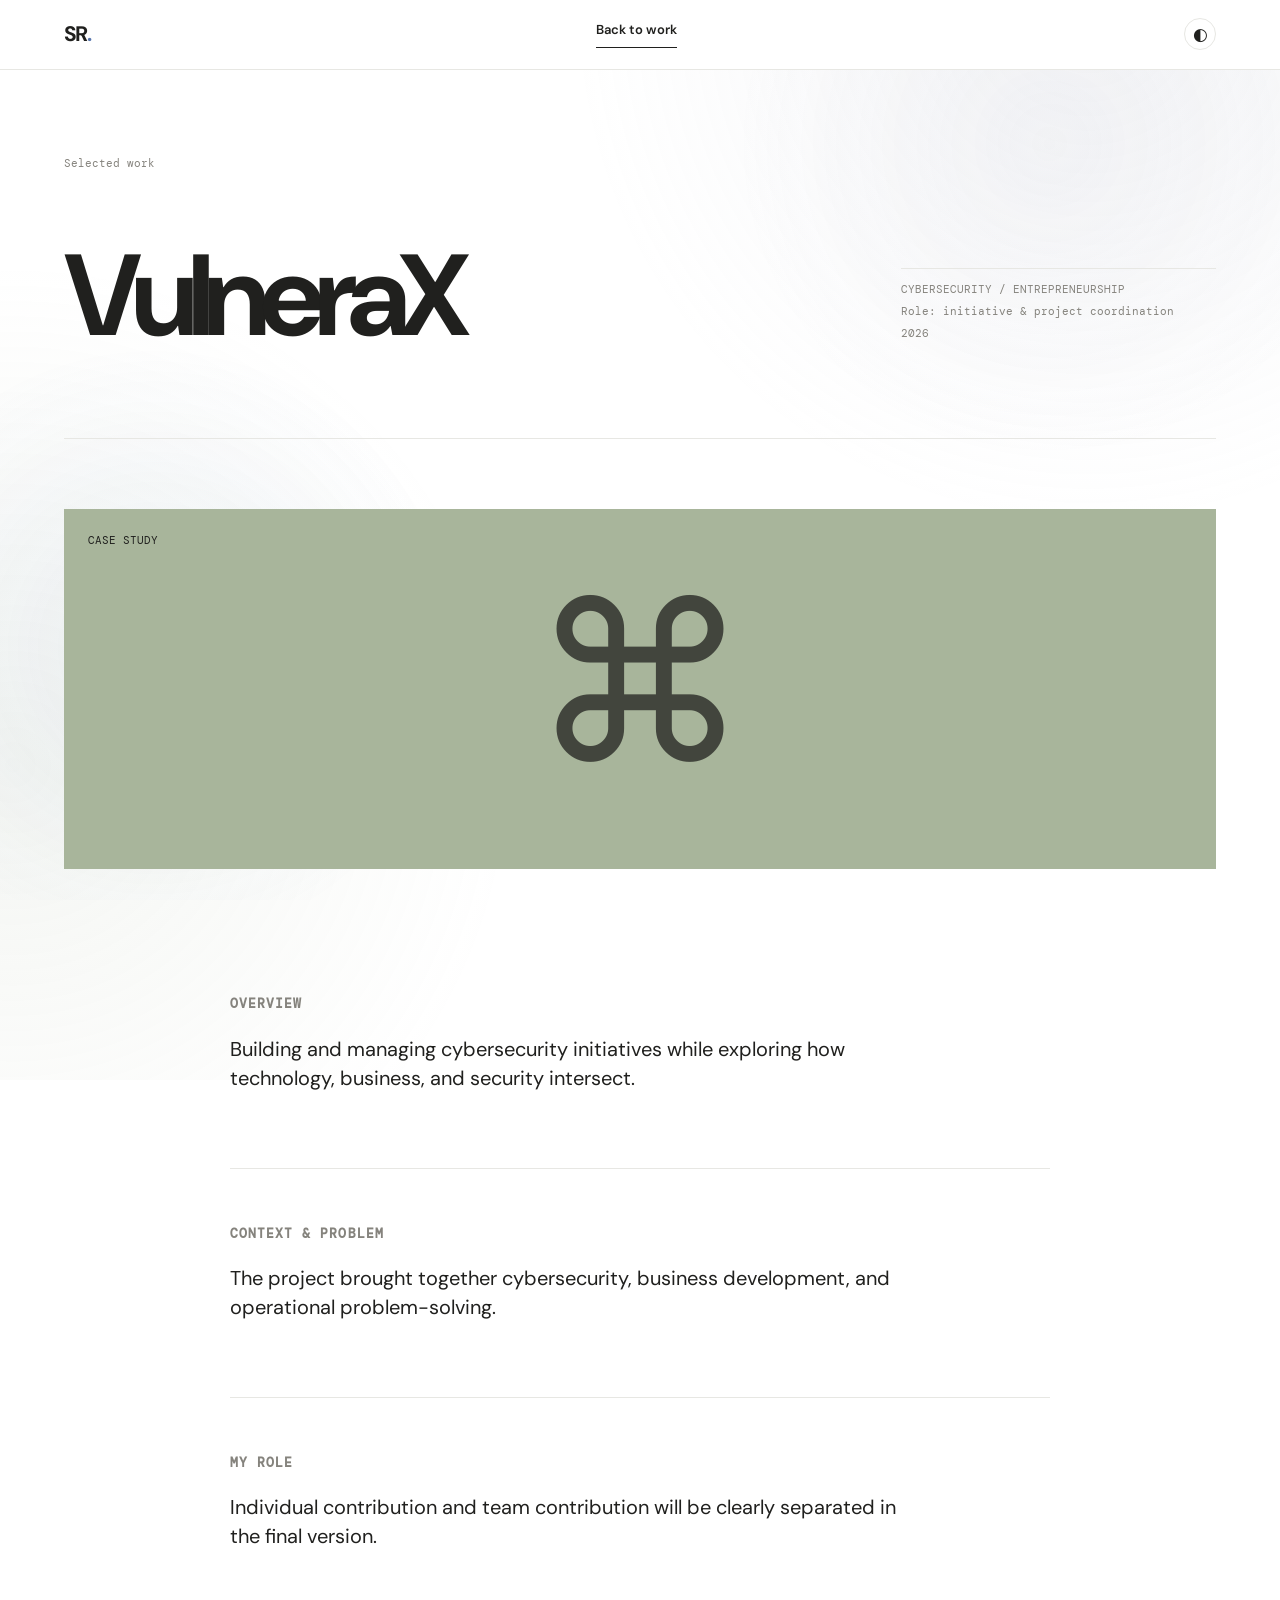
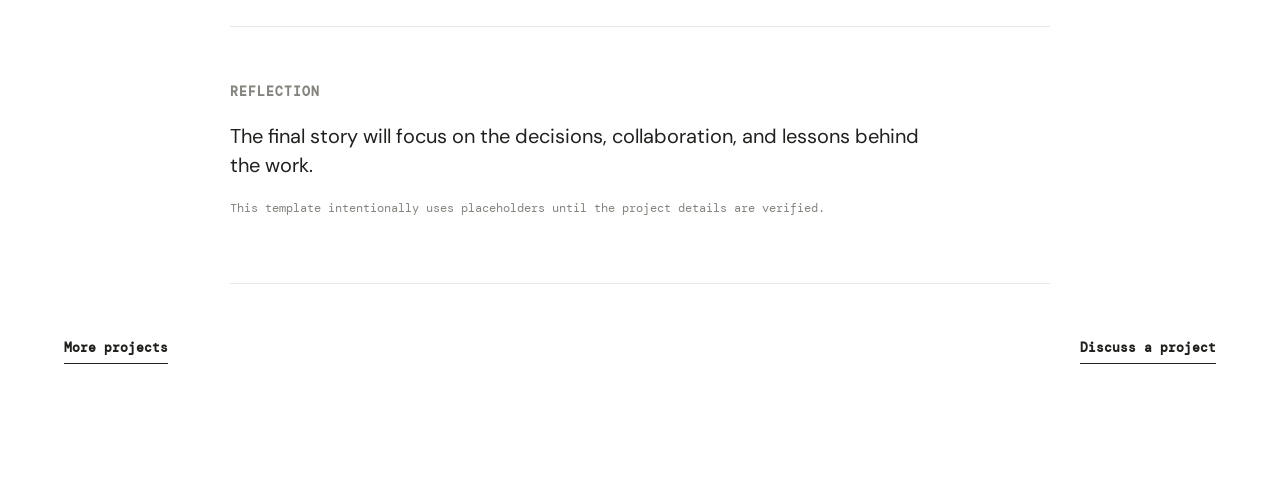
<file: case-study.html>
<!doctype html>
<html lang="en">
  <head>
    <meta charset="UTF-8" />
    <meta name="viewport" content="width=device-width, initial-scale=1" />
    <meta name="description" content="A project case study by Syarif Rahman." />
    <title>Case study — Syarif Rahman</title>
    <link rel="preconnect" href="https://fonts.googleapis.com" />
    <link rel="preconnect" href="https://fonts.gstatic.com" crossorigin />
    <link href="https://fonts.googleapis.com/css2?family=DM+Mono:wght@400;500&family=DM+Sans:wght@400;500;600;700&family=Newsreader:opsz,wght@6..72,400;6..72,500&display=swap" rel="stylesheet" />
    <link rel="stylesheet" href="styles.css" />
    <style>
      .case-study{padding-top:150px;padding-bottom:120px}.case-back{font:11px var(--mono);color:var(--muted)}.case-hero{display:grid;grid-template-columns:1fr .45fr;gap:12%;align-items:end;padding:70px 0 90px;border-bottom:1px solid var(--line)}.case-hero h1{font-size:clamp(54px,9vw,120px);line-height:.9;letter-spacing:-.08em;margin:0}.case-hero h1 em{font-family:var(--serif);font-weight:400}.case-meta{font:11px var(--mono);color:var(--muted);border-top:1px solid var(--line);padding-top:13px}.case-meta span{display:block;margin-bottom:8px}.case-cover{min-height:360px;margin:70px 0;background:var(--sage);display:grid;place-items:center;position:relative}.case-cover-symbol{font:clamp(100px,18vw,220px) var(--serif);opacity:.75}.case-cover-label{position:absolute;top:24px;left:24px;font:11px var(--mono)}.case-content{max-width:820px;margin:0 auto}.case-content section{padding:55px 0;border-bottom:1px solid var(--line)}.case-content h2{font-size:13px;text-transform:uppercase;letter-spacing:.08em;font-family:var(--mono);color:var(--muted);margin:0 0 18px}.case-content p{font-size:20px;line-height:1.45;max-width:700px}.case-note{font:12px var(--mono)!important;color:var(--muted)}.case-footer{display:flex;justify-content:space-between;margin-top:55px;font:12px var(--mono)}@media(max-width:700px){.case-study{padding-top:115px}.case-hero{display:block;padding:55px 0 65px}.case-hero h1{font-size:60px;margin-bottom:50px}.case-cover{min-height:260px;margin:45px 0}.case-content p{font-size:18px}.case-footer{gap:20px;flex-wrap:wrap}}
    </style>
  </head>
  <body>
    <header class="site-header"><a class="brand" href="index.html">SR<span class="brand-dot">.</span></a><a class="text-link" href="index.html#work">Back to work</a><button class="theme-toggle" type="button" aria-label="Toggle dark mode" aria-pressed="false"><span>◐</span></button></header>
    <main class="case-study section-shell">
      <a class="case-back" href="index.html#work">Selected work</a>
      <section class="case-hero"><h1 data-title>Case<br /><em>study.</em></h1><div class="case-meta"><span data-category>PROJECT / EXPLORATION</span><span data-role>Role: to be documented</span><span data-year>Year: —</span></div></section>
      <div class="case-cover" data-cover><span class="case-cover-symbol" data-symbol>✳</span><span class="case-cover-label" data-label>CASE STUDY</span></div>
      <div class="case-content">
        <section><h2>Overview</h2><p data-summary>This case study is a work in progress. Project context, contribution, process, and outcomes will be added from verified source material.</p></section>
        <section><h2>Context & problem</h2><p data-context>Details will be documented here without inventing confidential information, metrics, or results.</p></section>
        <section><h2>My role</h2><p data-role-copy>Individual contribution and team contribution will be clearly separated in the final version.</p></section>
        <section><h2>Reflection</h2><p data-reflection>What I learned and what I would do next will be added as the project story develops.</p><p class="case-note">This template intentionally uses placeholders until the project details are verified.</p></section>
      </div>
      <div class="case-footer"><a class="text-link" href="index.html#work">More projects</a><a class="text-link" href="mailto:hello@syarifrahman.com">Discuss a project</a></div>
    </main>
    <script>
      const projects={vulnerax:{title:"VulneraX",category:"CYBERSECURITY / ENTREPRENEURSHIP",role:"Role: initiative & project coordination",symbol:"⌘",color:"#a8b59b",summary:"Building and managing cybersecurity initiatives while exploring how technology, business, and security intersect.",context:"The project brought together cybersecurity, business development, and operational problem-solving.",reflection:"The final story will focus on the decisions, collaboration, and lessons behind the work."},"revenue-dashboard":{title:"Revenue Splitting Dashboard",category:"DIGITAL PRODUCT / SYSTEM DESIGN",role:"Role: process analysis & system design",symbol:"✦",color:"#b5b9c8",summary:"Designing a dashboard to simplify tariff simulation and automate revenue allocation in the enterprise pre-sales process.",context:"The work explored how a clearer system could support a complex pre-sales decision process.",reflection:"The final story will document the design choices and practical outcomes."},coconut:{title:"COCONUT Computer Club",category:"LEADERSHIP / COMMUNITY / EDUCATION",role:"Role: community leadership & event planning",symbol:"◎",color:"#d7b99a",summary:"Exploring how communities can create meaningful learning experiences through technology and collaboration.",context:"The club created space for technology education, member engagement, and collaborative initiatives.",reflection:"The final story will capture the people, experiments, and lessons that shaped the community."}};const key=new URLSearchParams(location.search).get("project")||"vulnerax";const project=projects[key]||projects.vulnerax;document.title=project.title+" — Case study";document.querySelector("[data-title]").innerHTML=project.title.replace(" ","<br /><em>");document.querySelector("[data-category]").textContent=project.category;document.querySelector("[data-role]").textContent=project.role;document.querySelector("[data-summary]").textContent=project.summary;document.querySelector("[data-context]").textContent=project.context;document.querySelector("[data-reflection]").textContent=project.reflection;document.querySelector("[data-symbol]").textContent=project.symbol;document.querySelector("[data-cover]").style.background=project.color;
    </script><script src="script.js"></script>
  </body>
</html>
</file>
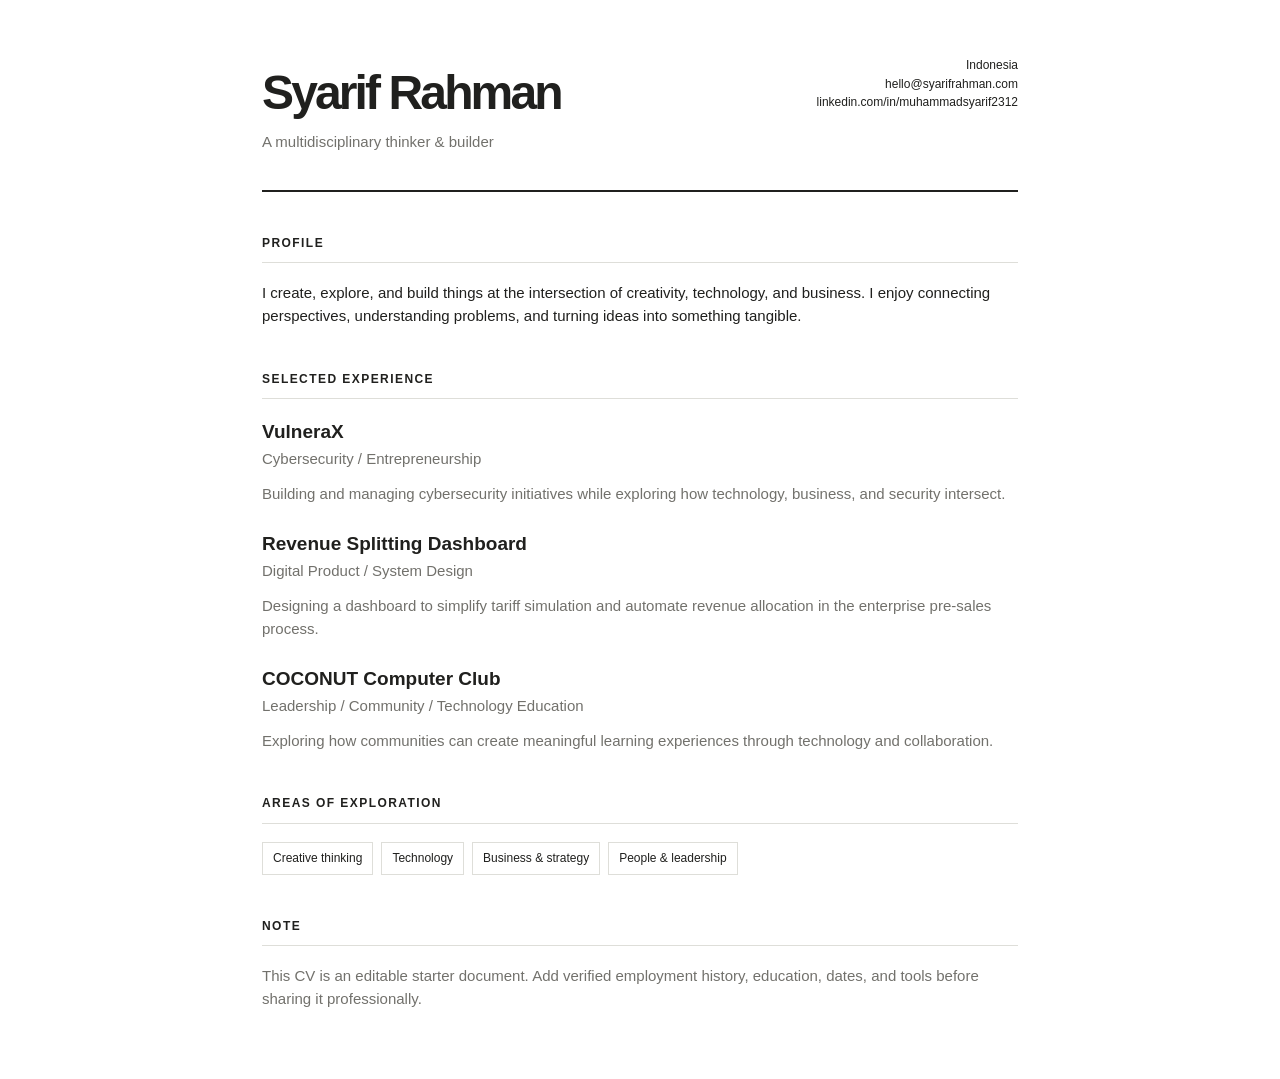
<file: cv.html>
<!doctype html>
<html lang="en">
  <head>
    <meta charset="UTF-8" />
    <meta name="viewport" content="width=device-width, initial-scale=1" />
    <title>Syarif Rahman — CV</title>
    <style>
      :root{--ink:#20201e;--muted:#72716c;--line:#deded9}*{box-sizing:border-box}body{max-width:820px;margin:0 auto;padding:56px 32px;color:var(--ink);font:15px/1.55 Arial,sans-serif}header{display:flex;justify-content:space-between;border-bottom:2px solid var(--ink);padding-bottom:24px}h1{font-size:48px;letter-spacing:-.06em;margin:0}h2{font-size:12px;letter-spacing:.12em;text-transform:uppercase;border-bottom:1px solid var(--line);padding-bottom:10px;margin:42px 0 18px}p{margin:0 0 12px}.muted{color:var(--muted)}.contact{text-align:right;font-size:12px}.item{margin-bottom:24px}.item h3{margin:0;font-size:19px}.item p{color:var(--muted)}.tags{display:flex;flex-wrap:wrap;gap:8px}.tag{border:1px solid var(--line);padding:6px 10px;font-size:12px}@media print{body{padding:0}a{color:inherit;text-decoration:none}}
    </style>
  </head>
  <body>
    <header><div><h1>Syarif Rahman</h1><p class="muted">A multidisciplinary thinker & builder</p></div><div class="contact">Indonesia<br />hello@syarifrahman.com<br />linkedin.com/in/muhammadsyarif2312</div></header>
    <h2>Profile</h2><p>I create, explore, and build things at the intersection of creativity, technology, and business. I enjoy connecting perspectives, understanding problems, and turning ideas into something tangible.</p>
    <h2>Selected experience</h2><div class="item"><h3>VulneraX</h3><p>Cybersecurity / Entrepreneurship</p><p>Building and managing cybersecurity initiatives while exploring how technology, business, and security intersect.</p></div><div class="item"><h3>Revenue Splitting Dashboard</h3><p>Digital Product / System Design</p><p>Designing a dashboard to simplify tariff simulation and automate revenue allocation in the enterprise pre-sales process.</p></div><div class="item"><h3>COCONUT Computer Club</h3><p>Leadership / Community / Technology Education</p><p>Exploring how communities can create meaningful learning experiences through technology and collaboration.</p></div>
    <h2>Areas of exploration</h2><div class="tags"><span class="tag">Creative thinking</span><span class="tag">Technology</span><span class="tag">Business & strategy</span><span class="tag">People & leadership</span></div>
    <h2>Note</h2><p class="muted">This CV is an editable starter document. Add verified employment history, education, dates, and tools before sharing it professionally.</p>
  </body>
</html>
</file>
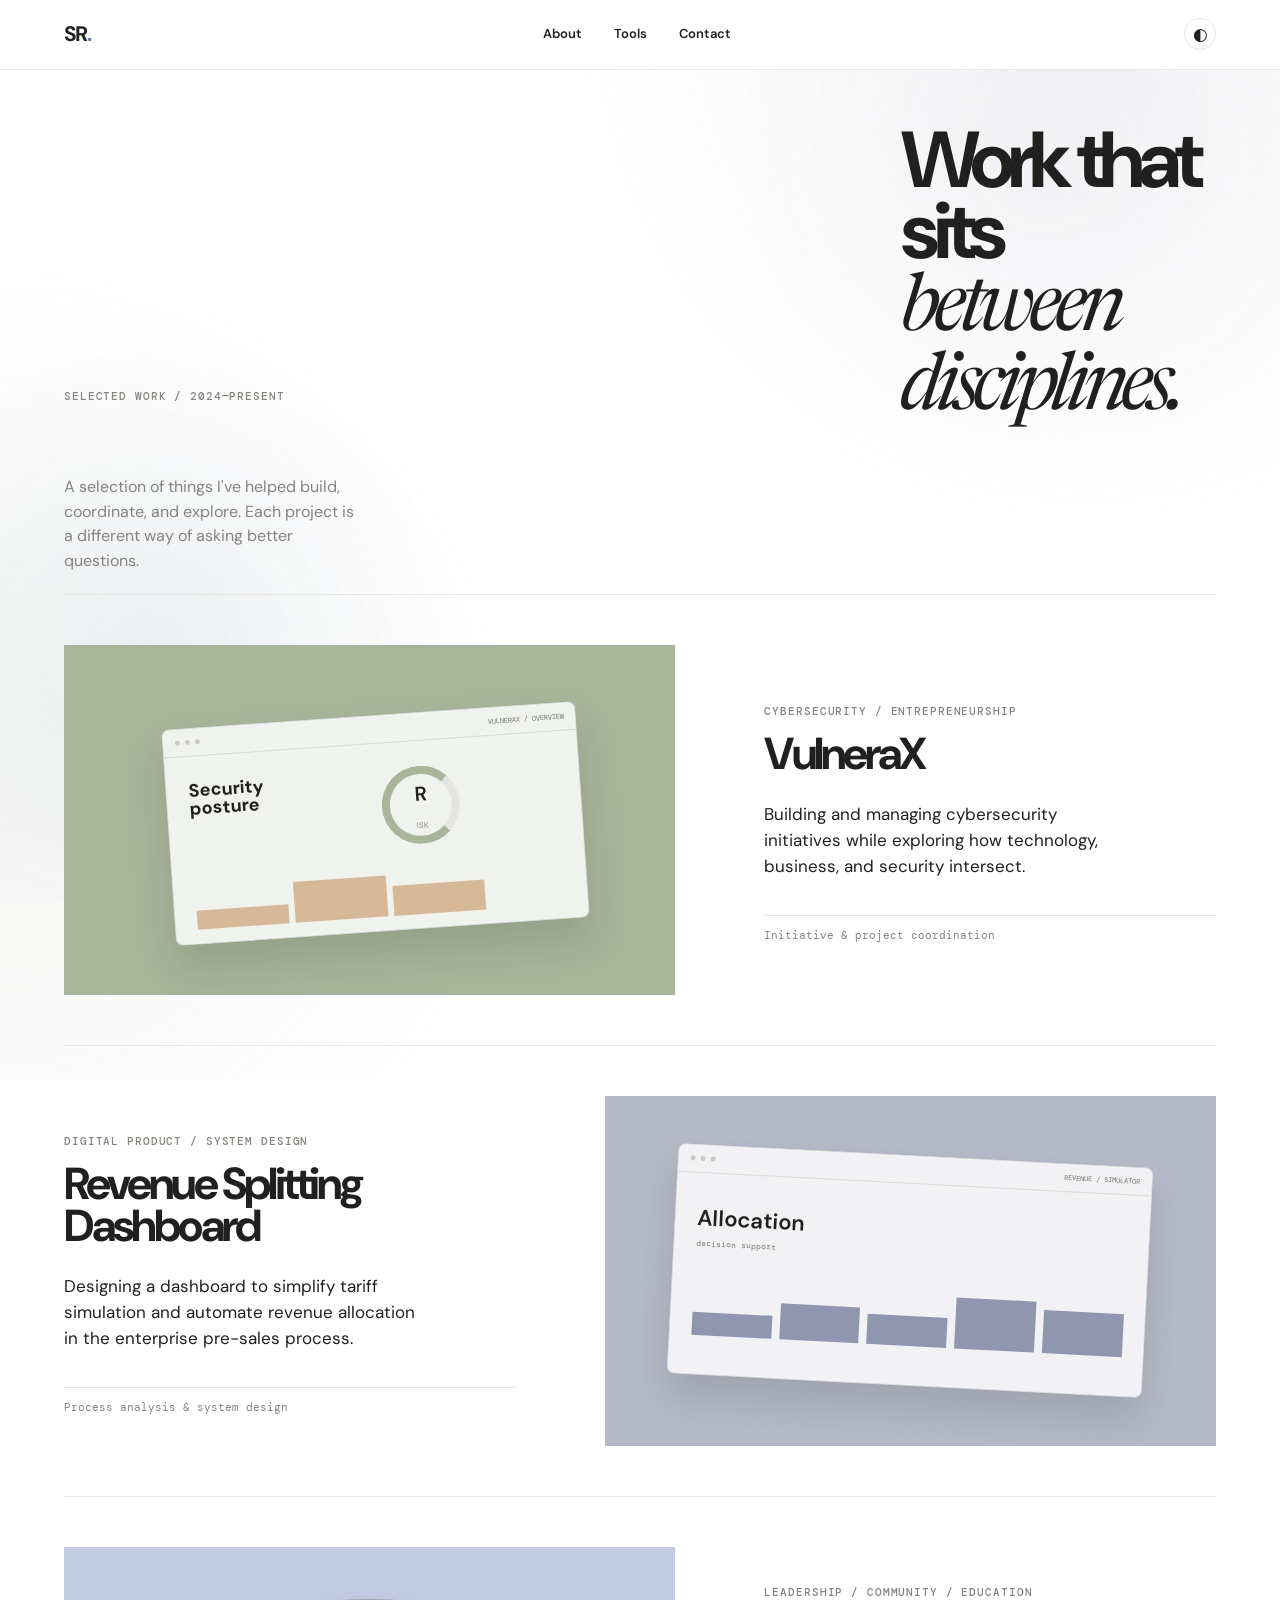
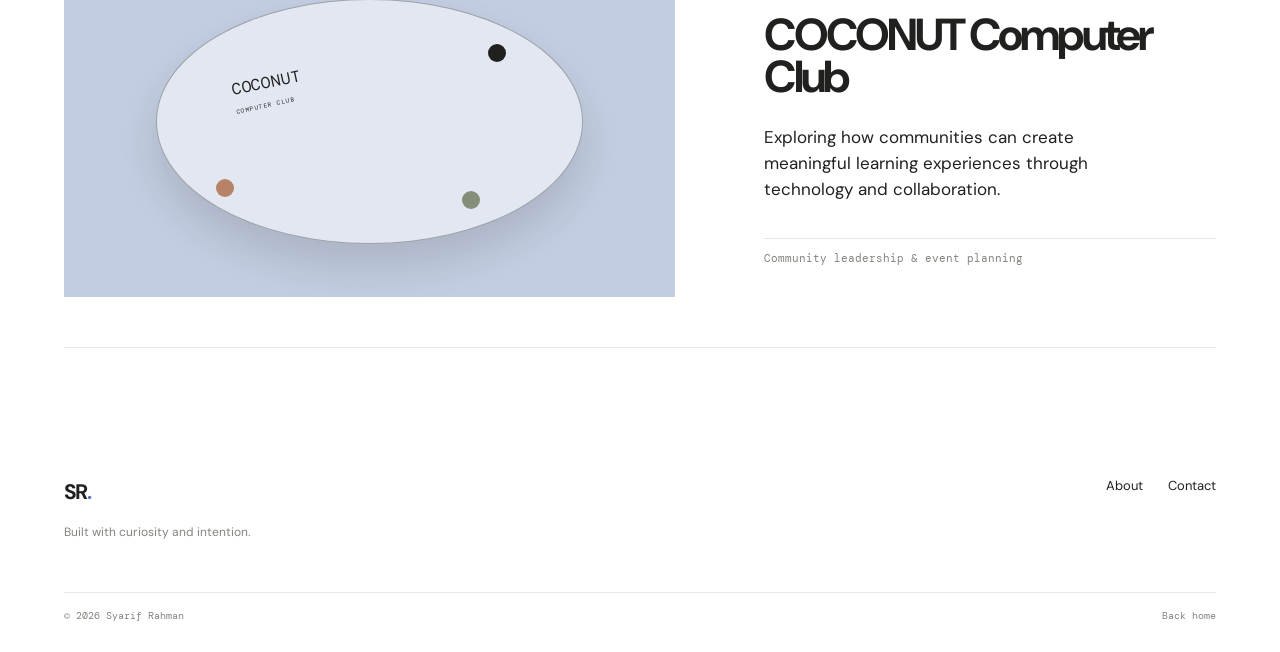
<file: work.html>
<!doctype html>
<html lang="en">
  <head>
    <meta charset="UTF-8" />
    <meta name="viewport" content="width=device-width, initial-scale=1" />
    <meta name="description" content="Selected work by Syarif Rahman across cybersecurity, digital products, and communities." />
    <title>Selected work — Syarif Rahman</title>
    <link rel="preconnect" href="https://fonts.googleapis.com" />
    <link rel="preconnect" href="https://fonts.gstatic.com" crossorigin />
    <link href="https://fonts.googleapis.com/css2?family=DM+Mono:wght@400;500&family=DM+Sans:wght@400;500;600;700&family=Newsreader:opsz,wght@6..72,400;6..72,500&display=swap" rel="stylesheet" />
    <link rel="stylesheet" href="styles.css" />
  </head>
  <body>
    <header class="site-header"><a class="brand" href="index.html">SR<span class="brand-dot">.</span></a><nav class="site-nav"><a href="index.html#about">About</a><a href="index.html#tools">Tools</a><a href="index.html#contact">Contact</a></nav><button class="theme-toggle" type="button" aria-label="Toggle dark mode" aria-pressed="false"><span>◐</span></button></header>
    <main class="work-page section-shell">
      <div class="work-heading"><p class="eyebrow">Selected work / 2024—present</p><h1>Work that sits<br /><em>between disciplines.</em></h1><p class="work-intro">A selection of things I've helped build, coordinate, and explore. Each project is a different way of asking better questions.</p></div>
      <div class="work-list">
        <a class="work-item" href="case-study.html?project=vulnerax"><div class="work-visual art-sage"><span class="mockup mockup-security"><span class="mockup-top"><i></i><i></i><i></i><b>VULNERAX / OVERVIEW</b></span><span class="mockup-body"><strong>Security<br />posture</strong><span class="mockup-ring">R<small>ISK</small></span><span class="mockup-bars"><i></i><i></i><i></i></span></span></span></div><div class="work-info"><span class="eyebrow">Cybersecurity / Entrepreneurship</span><h2>VulneraX</h2><p>Building and managing cybersecurity initiatives while exploring how technology, business, and security intersect.</p><span class="work-role">Initiative & project coordination</span></div></a>
        <a class="work-item reverse" href="case-study.html?project=revenue-dashboard"><div class="work-visual art-lavender"><span class="mockup mockup-dashboard"><span class="mockup-top"><i></i><i></i><i></i><b>REVENUE / SIMULATOR</b></span><span class="dashboard-total">Allocation <small>decision support</small></span><span class="dashboard-chart"><i></i><i></i><i></i><i></i><i></i></span></span></div><div class="work-info"><span class="eyebrow">Digital product / System design</span><h2>Revenue Splitting Dashboard</h2><p>Designing a dashboard to simplify tariff simulation and automate revenue allocation in the enterprise pre-sales process.</p><span class="work-role">Process analysis & system design</span></div></a>
        <a class="work-item" href="case-study.html?project=coconut"><div class="work-visual art-sand"><span class="mockup mockup-community"><span class="community-orbit">COCONUT<br /><small>COMPUTER CLUB</small></span><span class="community-dot dot-a"></span><span class="community-dot dot-b"></span><span class="community-dot dot-c"></span></span></div><div class="work-info"><span class="eyebrow">Leadership / Community / Education</span><h2>COCONUT Computer Club</h2><p>Exploring how communities can create meaningful learning experiences through technology and collaboration.</p><span class="work-role">Community leadership & event planning</span></div></a>
      </div>
    </main>
    <footer class="site-footer section-shell"><div><a class="brand" href="index.html">SR<span class="brand-dot">.</span></a><p>Built with curiosity and intention.</p></div><div class="footer-links"><a href="index.html#about">About</a><a href="index.html#contact">Contact</a></div><div class="footer-bottom"><span>© <span data-year></span> Syarif Rahman</span><a href="index.html">Back home</a></div></footer>
    <script src="script.js"></script><script>document.querySelector("[data-year]").textContent=new Date().getFullYear()</script>
  </body>
</html>
</file>
<file: styles.css>
:root{--ivory:#ffffff;--ink:#20201e;--muted:#85837d;--line:#e7e7e3;--sage:#a8b59b;--sand:#b8c5df;--blue:#5876ad;--heading-accent:#5876ad;--lavender:#b5b9c8;--header-bg:rgba(255,255,255,.78);--serif:"Newsreader",Georgia,serif;--sans:"DM Sans",Arial,sans-serif;--mono:"DM Mono",monospace;--ease:cubic-bezier(.22,1,.36,1)}
:root[data-theme=dark]{--ivory:#17191d;--ink:#f4f3ee;--muted:#aaaeb8;--line:#373b45;--sage:#73816e;--sand:#8fa7d3;--blue:#9ab5ed;--heading-accent:#9ab5ed;--lavender:#7d8295;--header-bg:rgba(23,25,29,.78)}
*{box-sizing:border-box}html{scroll-behavior:smooth}body{margin:0;background:var(--ivory);color:var(--ink);font-family:var(--sans);font-size:16px;line-height:1.55}a{color:inherit;text-decoration:none}button{font:inherit;color:inherit}.section-shell{max-width:1280px;margin:0 auto;padding-left:clamp(24px,5vw,72px);padding-right:clamp(24px,5vw,72px)}.site-header{position:fixed;z-index:10;top:0;left:0;right:0;display:flex;align-items:center;justify-content:space-between;padding:25px clamp(24px,5vw,72px);transition:background .3s,box-shadow .3s}.site-header.scrolled{background:rgba(247,246,242,.9);box-shadow:0 1px 0 var(--line);backdrop-filter:blur(12px)}.brand{font-size:21px;font-weight:700;letter-spacing:-.08em}.brand-dot{color:#bc7e61}.site-nav{display:flex;gap:32px;font-size:13px;font-weight:600}.site-nav a,.footer-links a{position:relative}.site-nav a span{display:inline-block;font-size:11px;opacity:0;transform:translate(-3px,3px);transition:.25s}.site-nav a:hover span,.site-nav a:focus-visible span{opacity:1;transform:none}.menu-toggle{display:none;border:0;background:none;cursor:pointer}.hero{position:relative;min-height:100vh;padding-top:155px;padding-bottom:38px;display:flex;flex-direction:column;justify-content:space-between;overflow:hidden}.eyebrow{font:500 11px var(--mono);letter-spacing:.08em;text-transform:uppercase;color:var(--muted);margin:0 0 24px}.eyebrow-dot{display:inline-block;width:7px;height:7px;background:var(--sage);border-radius:50%;margin-right:9px}.hero-grid{display:grid;grid-template-columns:1.35fr .65fr;gap:8vw;align-items:end}.hero-title{font-size:clamp(52px,8.2vw,119px);line-height:.96;letter-spacing:-.07em;margin:0;font-weight:600;max-width:950px}.hero-title em,.section-intro h2 em,.contact-section h2 em{font-family:var(--serif);font-weight:400;letter-spacing:-.05em}.hero-mark{color:#b78268;font-size:.44em;vertical-align:top;display:inline-block;margin-left:12px;transform:rotate(15deg)}.hero-aside{max-width:290px;padding-bottom:12px}.hero-aside p{font-size:17px;line-height:1.45;margin:0 0 31px}.hero-meta{border-top:1px solid var(--line);padding-top:12px;display:flex;flex-direction:column;gap:3px;color:var(--muted);font:11px var(--mono);margin-bottom:34px}.text-link{display:inline-flex;gap:15px;align-items:center;font-size:13px;font-weight:600;border-bottom:1px solid var(--ink);padding-bottom:7px}.text-link span,.contact-link span{transition:transform .25s}.text-link:hover span,.contact-link:hover span{transform:translate(4px,-4px)}.hero-footer{font:10px var(--mono);color:var(--muted);display:flex;align-items:center;gap:16px}.scroll-line{width:90px;height:1px;background:var(--line)}.floating-symbol{position:absolute;font-family:var(--serif);font-size:42px;color:var(--sage);animation:float 5s ease-in-out infinite}.symbol-one{top:26%;right:10%}.symbol-two{bottom:20%;left:5%;color:var(--sand);animation-delay:-2s}@keyframes float{50%{transform:translateY(-10px) rotate(8deg)}}.section-block{padding-top:150px;padding-bottom:150px}.section-intro{display:flex;justify-content:space-between;align-items:flex-start;margin-bottom:68px}.section-intro h2{font-size:clamp(40px,6.2vw,80px);line-height:.98;letter-spacing:-.065em;margin:0;max-width:760px}.section-intro h2 span{color:var(--muted)}.project-feature{display:grid;grid-template-columns:1.28fr .72fr;gap:clamp(26px,5vw,72px);align-items:end}.project-art{position:relative;min-height:470px;overflow:hidden;transition:transform .5s}.project:hover .project-art{transform:scale(.985)}.art-sage{background:var(--sage)}.art-lavender{background:var(--lavender)}.art-sand{background:var(--sand)}.art-symbol{position:absolute;inset:50% auto auto 50%;transform:translate(-50%,-50%);font:clamp(90px,15vw,190px) var(--serif);color:rgba(32,32,30,.8);transition:transform .5s}.project:hover .art-symbol{transform:translate(-50%,-50%) rotate(9deg) scale(1.06)}.art-caption,.art-number{position:absolute;font:11px var(--mono);letter-spacing:.05em}.art-caption{top:22px;left:24px}.art-number{right:24px;bottom:22px}.project-copy{display:grid;gap:32px}.project-index{font:11px var(--mono);color:var(--muted);margin:0 0 15px;text-transform:uppercase}.project h3{font-size:clamp(28px,3vw,46px);letter-spacing:-.05em;line-height:1;margin:0}.project-copy p:not(.project-index){font-size:16px;max-width:310px;margin:0}.project-meta{border-top:1px solid var(--line);margin-top:24px;padding-top:12px;display:flex;justify-content:space-between;gap:12px;font:10px var(--mono);color:var(--muted)}.project-pair{display:grid;grid-template-columns:1fr 1fr;gap:clamp(24px,4vw,60px);margin-top:130px;margin-left:10%}.project-pair .project-art{min-height:340px}.project-pair .project-copy{padding-top:25px}.project-pair h3{font-size:clamp(26px,2.4vw,38px)}.project-pair .project-copy>p{font-size:14px}.section-end-link{border-top:1px solid var(--line);margin-top:100px;padding-top:18px;display:flex;justify-content:space-between;color:var(--muted);font:11px var(--mono)}.section-end-link .text-link{font:600 13px var(--sans);color:var(--ink)}.explore-section{background:#e8e8e1;max-width:none;padding-left:max(24px,calc((100vw - 1136px)/2));padding-right:max(24px,calc((100vw - 1136px)/2))}.explore-grid{display:grid;grid-template-columns:repeat(4,1fr);gap:1px;border-top:1px solid #cccfc4;border-bottom:1px solid #cccfc4}.explore-item{min-height:300px;padding:24px;display:flex;flex-direction:column;border-right:1px solid #cccfc4;transition:background .35s}.explore-item:last-child{border:0}.explore-item:hover{background:#f1f0eb}.explore-number{font:11px var(--mono);color:var(--muted)}.explore-symbol{font:40px var(--serif);margin:35px 0 22px;transition:transform .35s}.explore-item:hover .explore-symbol{transform:rotate(12deg) translateX(6px)}.explore-item h3{font-size:22px;letter-spacing:-.04em;margin:0 0 10px}.explore-item p{font-size:14px;color:#686862;line-height:1.45;margin:0}.thinking-empty{border-top:1px solid var(--line);border-bottom:1px solid var(--line);padding:48px 0;display:grid;grid-template-columns:100px 1fr auto;gap:24px;align-items:start}.empty-symbol{font:52px var(--serif);color:var(--lavender)}.thinking-empty h3{font-size:25px;letter-spacing:-.04em;margin:0 0 12px}.thinking-empty p{max-width:480px;color:var(--muted);margin:0}.mono-label{font:10px var(--mono);color:var(--muted);padding-top:10px}.about-section{padding-bottom:110px}.about-grid{display:grid;grid-template-columns:1.1fr .9fr;gap:12%;align-items:start}.about-lead{font-size:clamp(28px,3.8vw,50px);line-height:1.08;letter-spacing:-.055em;margin:0}.about-copy{max-width:350px;color:var(--muted)}.about-copy p{margin:0 0 20px}.about-copy .text-link{color:var(--ink);margin-top:15px}.now-strip{margin-top:145px;border-top:1px solid var(--line);border-bottom:1px solid var(--line);padding:23px 0;display:flex;justify-content:space-between;align-items:center}.now-strip .eyebrow{margin:0 0 9px}.now-strip p:last-child{margin:0;font-size:18px}.now-arrow{font-size:26px}.contact-section{position:relative;padding-top:170px;padding-bottom:160px;background:var(--ink);color:var(--ivory);max-width:none;padding-left:max(24px,calc((100vw - 1136px)/2));padding-right:max(24px,calc((100vw - 1136px)/2));overflow:hidden}.contact-section .eyebrow{color:#96968f}.contact-section h2{font-size:clamp(48px,8vw,110px);line-height:.9;letter-spacing:-.075em;max-width:950px;margin:55px 0 65px}.contact-section h2 em{color:var(--sand)}.contact-link{font-size:20px;font-weight:600;display:inline-flex;gap:20px;border-bottom:1px solid var(--ivory);padding-bottom:10px}.contact-meta{display:flex;justify-content:space-between;border-top:1px solid #454541;padding-top:15px;margin-top:100px;color:#96968f;font:11px var(--mono)}.contact-orbit{position:absolute;right:12%;top:25%;font:clamp(80px,15vw,180px) var(--serif);color:#353a33;transform:rotate(12deg)}.site-footer{padding-top:38px;padding-bottom:30px;display:grid;grid-template-columns:1fr 1fr;gap:50px}.site-footer p{color:var(--muted);font-size:12px;margin:15px 0 0}.footer-links{display:flex;gap:25px;font-size:13px;justify-content:flex-end}.footer-bottom{grid-column:1/-1;border-top:1px solid var(--line);padding-top:16px;display:flex;justify-content:space-between;color:var(--muted);font:10px var(--mono)}.reveal{opacity:0;transform:translateY(18px);transition:opacity .7s ease,transform .7s ease}.reveal.is-visible{opacity:1;transform:none}.reveal-delay-1{transition-delay:.12s}.reveal-delay-2{transition-delay:.22s}.reveal-delay-3{transition-delay:.32s}@media(prefers-reduced-motion:reduce){html{scroll-behavior:auto}*,*:before,*:after{animation-duration:.01ms!important;transition-duration:.01ms!important}.reveal{opacity:1;transform:none}}@media(max-width:800px){.site-header{padding-top:19px;padding-bottom:19px}.menu-toggle{display:flex;align-items:center;gap:9px;font:11px var(--mono);z-index:12}.menu-icon{font-size:20px;line-height:1;transition:transform .25s}.menu-toggle[aria-expanded=true] .menu-icon{transform:rotate(45deg)}.site-nav{position:absolute;top:0;right:0;left:0;height:100vh;background:var(--ivory);padding:100px 24px 40px;display:flex;flex-direction:column;gap:20px;font-size:34px;letter-spacing:-.05em;transform:translateY(-100%);transition:transform .4s ease}.site-nav.is-open{transform:none}.site-nav a span{opacity:1;font-size:18px}.hero{padding-top:130px;min-height:780px}.hero-grid{display:block}.hero-title{font-size:clamp(51px,13vw,90px);margin-bottom:65px}.hero-aside{max-width:340px}.floating-symbol{font-size:30px}.symbol-one{top:36%;right:8%}.symbol-two{bottom:19%;left:auto;right:17%}.section-block{padding-top:100px;padding-bottom:100px}.section-intro{display:block;margin-bottom:50px}.section-intro h2{font-size:clamp(42px,11vw,70px)}.project-feature{display:block}.project-art{min-height:340px}.project-copy{padding-top:25px;gap:25px}.project-pair{grid-template-columns:1fr;gap:75px;margin:85px 0 0}.project-pair .project-art{min-height:320px}.section-end-link{margin-top:70px}.explore-grid{grid-template-columns:1fr 1fr}.explore-item{min-height:260px;padding:18px}.explore-item:nth-child(2){border-right:0}.explore-item:nth-child(-n+2){border-bottom:1px solid #cccfc4}.explore-item h3{font-size:19px}.thinking-empty{grid-template-columns:55px 1fr}.thinking-empty .mono-label{grid-column:2}.empty-symbol{font-size:38px}.about-grid{grid-template-columns:1fr;gap:35px}.about-lead{font-size:36px}.now-strip{margin-top:90px}.contact-section{padding-top:105px;padding-bottom:110px}.contact-section h2{margin:45px 0 52px;font-size:clamp(52px,13vw,85px)}.contact-meta{margin-top:75px;flex-direction:column;gap:8px}.site-footer{grid-template-columns:1fr}.footer-links{justify-content:flex-start}.footer-bottom{grid-column:auto;gap:20px;flex-wrap:wrap}}
@media(max-width:430px){.hero-title{font-size:49px}.hero-footer{gap:9px}.scroll-line{width:45px}.project-meta{font-size:9px}.explore-grid{grid-template-columns:1fr}.explore-item,.explore-item:nth-child(2){border-right:0;border-bottom:1px solid #cccfc4}.explore-item:last-child{border-bottom:0}.thinking-empty{display:block}.empty-symbol{display:block;margin-bottom:20px}.mono-label{display:block;margin-top:22px}}
@media(min-width:801px){.section-block{padding-top:112px;padding-bottom:112px}.section-intro{margin-bottom:48px}.section-intro h2{font-size:clamp(36px,5vw,64px)}.hero-title{font-size:clamp(44px,5.6vw,76px)}.contact-section{padding-top:125px;padding-bottom:120px}.contact-section h2{font-size:clamp(46px,6.6vw,88px);margin-top:40px;margin-bottom:50px}.work-page{padding-top:125px;padding-bottom:90px}.work-heading{padding-bottom:68px}.work-heading h1{font-size:clamp(50px,6.2vw,82px)}.work-item{padding:50px 0}.work-visual{height:350px}.work-info h2{font-size:clamp(32px,3.5vw,50px)}}
.section-intro h2 span{color:var(--heading-accent)}
.hero-profile-picture{width:68px;height:68px;display:block;margin:0 0 22px;border-radius:50%;object-fit:cover;object-position:center 18%;border:4px solid var(--ivory);box-shadow:0 0 0 1px var(--line),0 8px 18px rgba(48,76,120,.12)}
.contact-section{background:#172942}
.contact-section h2 em{color:var(--heading-accent)}
.contact-meta{border-top-color:rgba(154,181,237,.28)}
.contact-link{border-bottom-color:var(--heading-accent)}
.tools-section{background:#eef3f8}
.tools-list{border:0;gap:12px}
.tool-row,.tool-row:last-child{border:0;border-radius:14px;background:rgba(255,255,255,.82);box-shadow:0 1px 0 rgba(32,32,30,.07)}
.tool-row:hover{background:#fff;box-shadow:0 8px 20px rgba(48,76,120,.1)}
.tool-row p{color:#66758b}
.tool-icon img{width:20px;height:20px;display:block;object-fit:contain}
.tools-primary{grid-template-columns:repeat(5,1fr)}
.tools-secondary{display:flex;flex-wrap:wrap;gap:10px;margin-top:18px}
.tool-chip{display:inline-flex;align-items:center;gap:8px;padding:8px 11px;border:1px solid color-mix(in srgb,var(--line) 75%,transparent);border-radius:999px;background:rgba(255,255,255,.62);color:var(--muted);font:11px var(--mono);transition:background .3s var(--ease),color .3s var(--ease),transform .3s var(--ease)}
.tool-chip img{width:16px;height:16px;object-fit:contain}
.tool-chip-letter{width:16px;height:16px;display:grid;place-items:center;border-radius:4px;background:var(--ink);color:var(--ivory);font:700 10px var(--sans)}
.tool-chip:hover{background:var(--ivory);color:var(--ink);transform:translateY(-2px)}
:root[data-theme=dark] .tool-chip{background:rgba(255,255,255,.05)}
:root[data-theme=dark] .tool-chip:hover{background:rgba(255,255,255,.1)}
@media(max-width:700px){.tools-primary{grid-template-columns:repeat(2,1fr)}.tools-secondary{gap:8px;margin-top:14px}.tool-chip{padding:7px 9px;font-size:10px}}
.icon-jira{background:#1868db;color:#fff}.icon-vscode{background:#0878b9;color:#fff;font-size:11px}.icon-miro{background:#ffd02f;color:#20201e}.icon-photoshop{background:#102c45;color:#31a8ff;font-size:12px}.icon-capcut{background:#161616;color:#fff}.icon-corel{background:#42a85f;color:#fff}.icon-davinci{background:#25374b;color:#f5c46b;font-size:10px}.icon-claude{background:#e8d8ca;color:#6b4537}.icon-grok{background:#111;color:#fff}
:root[data-theme=dark] .tools-section{background:#202a38}
:root[data-theme=dark] .tool-row,:root[data-theme=dark] .tool-row:last-child{background:rgba(255,255,255,.055);box-shadow:0 1px 0 rgba(255,255,255,.08)}
:root[data-theme=dark] .tool-row:hover{background:rgba(255,255,255,.1);box-shadow:0 8px 20px rgba(0,0,0,.2)}
:root[data-theme=dark] .tool-row p{color:var(--muted)}
@media(max-width:700px){.tools-list{gap:10px}.tool-row,.tool-row:last-child{border:0!important;border-radius:12px}.contact-section{padding-top:82px;padding-bottom:78px}.contact-section h2{margin-top:34px;margin-bottom:42px}}
.hero{justify-content:flex-start}
.hero-kicker{font:500 11px var(--mono);letter-spacing:.08em;text-transform:uppercase;color:var(--muted);margin:0}
.hero-grid{margin-top:clamp(22px,4vh,42px)}
.hero-footer{margin-top:auto}
.site-header{padding-top:18px;padding-bottom:18px;background:transparent;transition:background .45s var(--ease),border-color .45s var(--ease),box-shadow .45s var(--ease),backdrop-filter .45s var(--ease)}
.site-header.scrolled{background:var(--header-bg);border-bottom:1px solid color-mix(in srgb,var(--line) 72%,transparent);box-shadow:none;backdrop-filter:blur(16px) saturate(130%)}
@media(max-width:700px){.hero{padding-top:116px}.hero-grid{margin-top:20px}.hero-title{margin-bottom:42px}}
@media(min-width:701px){.hero-grid{margin-top:18px;align-items:start}}
@media(min-width:801px){.hero-grid{margin-top:18px!important;align-items:start}}
@media(max-width:700px){.hero-profile-picture{width:56px;height:56px;margin-bottom:18px;border-width:3px}}
@media(max-width:700px){.site-header{padding:18px 20px;gap:14px}.site-header .text-link{font-size:11px;padding-bottom:4px;margin-left:auto}.site-nav{display:none}.theme-toggle{flex:0 0 auto}.work-page{padding-top:108px;padding-bottom:70px}.work-heading{padding-bottom:28px}.work-heading h1{font-size:clamp(46px,14vw,64px)}.work-item,.work-item.reverse{gap:20px;padding:34px 0}.work-visual{height:230px}.work-info h2{font-size:clamp(30px,9vw,42px);line-height:1.02}.work-info>p{font-size:15px}.case-study{padding-left:20px;padding-right:20px}.case-study .site-header{padding-left:20px;padding-right:20px}.case-study .site-header .text-link{max-width:130px;white-space:nowrap;overflow:hidden;text-overflow:ellipsis}.case-hero h1{font-size:clamp(48px,15vw,64px)}}
.section-end-link{justify-content:flex-end}
.explore-section{background:#f4f6f8;padding-top:112px;padding-bottom:112px}
.explore-grid{border:0;gap:14px}
.explore-item,.explore-item:last-child{border:0;border-radius:18px;background:rgba(255,255,255,.76);box-shadow:0 1px 0 rgba(32,32,30,.06);padding:28px;min-height:280px}
.explore-item:hover{background:#fff;box-shadow:0 8px 24px rgba(32,32,30,.06)}
:root[data-theme=dark] .explore-section{background:#20242b}
:root[data-theme=dark] .explore-item,:root[data-theme=dark] .explore-item:last-child{background:rgba(255,255,255,.045);box-shadow:0 1px 0 rgba(255,255,255,.08)}
:root[data-theme=dark] .explore-item:hover{background:rgba(255,255,255,.08);box-shadow:0 8px 24px rgba(0,0,0,.18)}
.section-intro h2 span{color:var(--heading-accent)}
.contact-section{background:#172942}
.contact-section h2 em{color:var(--heading-accent)}
.contact-meta{border-top-color:rgba(154,181,237,.28)}
.contact-link{border-bottom-color:var(--heading-accent)}
.tools-section{background:#eef3f8}
.tools-list{border:0;gap:12px}
.tool-row,.tool-row:last-child{border:0;border-radius:14px;background:rgba(255,255,255,.82);box-shadow:0 1px 0 rgba(32,32,30,.07)}
.tool-row:hover{background:#fff;box-shadow:0 8px 20px rgba(48,76,120,.1)}
.tool-row p{color:#66758b}
:root[data-theme=dark] .tools-section{background:#202a38}
:root[data-theme=dark] .tool-row,:root[data-theme=dark] .tool-row:last-child{background:rgba(255,255,255,.055);box-shadow:0 1px 0 rgba(255,255,255,.08)}
:root[data-theme=dark] .tool-row:hover{background:rgba(255,255,255,.1);box-shadow:0 8px 20px rgba(0,0,0,.2)}
:root[data-theme=dark] .tool-row p{color:var(--muted)}
@media(max-width:700px){.section-end-link{margin-top:64px}.explore-section{padding-top:76px;padding-bottom:76px}.explore-grid{grid-template-columns:1fr;gap:10px}.explore-item,.explore-item:last-child{min-height:0;padding:24px;border-radius:14px}}
@media(max-width:700px){.tools-list{gap:10px}.tool-row,.tool-row:last-child{border:0!important;border-radius:12px}.contact-section{padding-top:82px;padding-bottom:78px}.contact-section h2{margin-top:34px;margin-bottom:42px}.contact-meta{border-top-color:rgba(154,181,237,.28)}}
.hero-line{position:relative;display:inline-block;cursor:default}.hero-line b{display:inline-block;margin-left:.18em;color:var(--sand);font:400 .38em var(--serif);vertical-align:top;opacity:0;transform:translate(-8px,8px) rotate(-12deg) scale(.7);transition:opacity .35s var(--ease),transform .45s var(--ease)}.hero-line:hover b,.hero-line:focus-within b,.hero-line.is-active b{opacity:1;transform:none}.hero-line:hover,.hero-line:focus-within,.hero-line.is-active{color:#8e6e5f}.hero-line em{transition:color .35s var(--ease)}.hero-line:hover em,.hero-line.is-active em{color:var(--lavender)}
.contact-section{padding-top:72px;padding-bottom:64px}.contact-section h2{font-size:clamp(38px,4.5vw,62px);line-height:.95;margin:24px 0 30px;max-width:1100px}.contact-orbit{right:13%;top:20%;font-size:clamp(54px,8vw,100px)}.contact-meta{margin-top:44px}.contact-link{font-size:16px}
@media(min-width:801px){.contact-section h2{white-space:nowrap}.contact-meta{max-width:760px}}
@media(max-width:800px){.contact-section{padding-top:76px;padding-bottom:72px}.contact-section h2{font-size:clamp(40px,11vw,62px);margin:28px 0 36px}.contact-meta{margin-top:48px}}
@media(min-width:801px){.contact-section{padding-top:72px!important;padding-bottom:64px!important}.contact-section h2{font-size:clamp(38px,4.5vw,62px)!important;line-height:.95!important;margin:24px 0 30px!important;max-width:1100px!important;white-space:nowrap}.contact-meta{margin-top:44px;max-width:760px}}
.site-header{background:var(--ivory)!important;box-shadow:0 1px 0 var(--line);backdrop-filter:none}.site-header.scrolled{background:var(--ivory)!important}
.brand-dot,.hero-mark{color:var(--blue)}
.hero-line:hover,.hero-line:focus-within,.hero-line.is-active{color:var(--blue)}
.project h3 a:hover,.work-item:hover .work-info h2{color:var(--blue)}
.contact-section h2 em{color:var(--blue)}
.art-sand{background:#c2cde1}.dot-a{background:#405b8e}.dot-b{background:#718bbd}.dot-c{background:#7f9abb}body:before{background:radial-gradient(circle at 82% 16%,rgba(181,185,200,.11),transparent 25%),radial-gradient(circle at 12% 72%,rgba(126,154,200,.12),transparent 24%)!important}
body{transition:background-color .65s var(--ease),color .65s var(--ease);overflow-x:hidden}body:after{content:"";position:fixed;z-index:-2;inset:-20%;pointer-events:none;background:radial-gradient(circle at 75% 15%,rgba(181,185,200,.14),transparent 30%),radial-gradient(circle at 15% 75%,rgba(168,181,155,.13),transparent 28%);animation:ambient-drift 18s ease-in-out infinite alternate;transition:opacity .65s var(--ease)}:root[data-theme=dark] body:after{opacity:.42}@keyframes ambient-drift{to{transform:translate(2%,1%) scale(1.04)}}.site-header.scrolled{background:color-mix(in srgb,var(--ivory) 88%,transparent)}.theme-toggle{border:1px solid var(--line);background:var(--ivory);width:32px;height:32px;border-radius:50%;display:grid;place-items:center;cursor:pointer;transition:transform .35s var(--ease),background .65s var(--ease),border-color .65s var(--ease)}.theme-toggle:hover{transform:rotate(25deg) scale(1.08)}.theme-toggle span{font-size:17px}.page-leaving{opacity:0;transform:translateY(4px);transition:opacity .26s var(--ease),transform .26s var(--ease)}.project h3 a,.work-info h2{transition:color .35s var(--ease)}.project h3 a:hover,.work-item:hover .work-info h2{color:#9a6f5c}.project-art,.work-visual{transition:transform .7s var(--ease),filter .7s var(--ease)}.project:hover .project-art,.work-item:hover .work-visual{transform:scale(.985);filter:saturate(1.08) contrast(1.02)}@media(max-width:800px){.theme-toggle{position:absolute;right:78px;top:19px}}@media(prefers-reduced-motion:reduce){body:after{animation:none}.page-leaving{transition:none}}
@media(min-width:801px){.hero{padding-top:132px}.hero-title{font-size:clamp(46px,6.4vw,88px)}}
@media(min-width:801px){.hero{justify-content:flex-start}.hero-grid{margin-top:18px!important;align-items:start}.hero-footer{margin-top:auto}}
@media(min-width:801px){.hero-title{margin-top:52px!important}}
@media(min-width:801px){.hero-kicker{position:relative;top:80px}.hero-title{margin-top:82px!important}}
@media(min-width:801px){.hero-grid{margin-top:18px!important}}
.section-end-link{width:100%;margin:58px 0 0;padding:0;border-top:0;display:flex;justify-content:flex-end;color:var(--muted)}
.section-end-link .text-link{padding-bottom:4px;color:var(--ink)}
@media(max-width:700px){.section-end-link{margin-top:42px}}
.project-pair{align-items:stretch}
.project-pair .project{display:flex;flex-direction:column;min-width:0}
.project-pair .project-art{width:100%;aspect-ratio:1.28/1;min-height:0}
.project-pair .project-copy{flex:1;display:flex;flex-direction:column;gap:24px;padding-top:25px}
.project-pair .project-copy>p{max-width:310px}
.project-pair .project-meta{margin-top:auto}
@media(max-width:700px){.project-pair .project-art{aspect-ratio:1.15/1}.project-pair .project-copy{padding-top:20px}}
.hero-actions{display:flex;flex-direction:column;align-items:flex-start;gap:18px}
.hero-socials{display:flex;align-items:center;gap:12px;margin-top:24px}
.hero-socials a{width:24px;height:24px;display:grid;place-items:center;border-radius:50%;opacity:.62;transition:opacity .25s var(--ease),transform .25s var(--ease),background .25s var(--ease)}
.hero-socials img{width:14px;height:14px;display:block;object-fit:contain}
.hero-socials a:hover,.hero-socials a:focus-visible{opacity:1;transform:translateY(-2px);background:var(--line)}
@media(max-width:700px){.hero-socials{margin-top:20px;gap:10px}}
.tools-section{background:#eef3f8;max-width:none;padding-top:82px;padding-bottom:82px;padding-left:max(24px,calc((100vw - 1136px)/2));padding-right:max(24px,calc((100vw - 1136px)/2))}
.tools-section .section-intro{margin-bottom:34px}.tools-section .section-intro h2{font-size:clamp(34px,4.2vw,56px)}
.tools-list{display:grid;grid-template-columns:repeat(5,1fr);border-top:1px solid var(--line);border-bottom:1px solid var(--line)}
.tool-row{display:flex;flex-direction:column;align-items:flex-start;gap:12px;padding:18px 16px;border-right:1px solid var(--line)}
.tool-row:last-child{border-right:0}
.tool-number{font:11px var(--mono);color:var(--muted)}
.tool-title{display:flex;align-items:center;gap:15px}.tool-icon{width:34px;height:34px;display:grid;place-items:center;border-radius:9px;font-weight:700;font-size:17px}.icon-figma{background:#242424;color:#fff}.icon-cursor{background:#20201e;color:#fff;font-size:24px}.icon-notion{background:#fff;border:1px solid #c9c9c3}.icon-github{background:#20201e;color:#fff}.icon-figjam{background:#f2b5a7;color:#20201e}.tool-row h3{font-size:clamp(22px,2.4vw,34px);letter-spacing:-.05em;margin:0}
.tool-row p{color:var(--muted);max-width:190px;margin:0;font-size:11px;line-height:1.35}
.contact-meta a{color:var(--ivory)}
@media(max-width:700px){.hero-actions{gap:14px}.tools-section{padding-top:70px;padding-bottom:70px}.tools-list{grid-template-columns:repeat(2,1fr)}.tool-row{display:grid;grid-template-columns:34px 1fr;gap:10px;padding:14px}.tool-row p{grid-column:2}.tool-row:nth-child(odd){border-right:1px solid var(--line)}.tool-row:nth-child(-n+3){border-bottom:1px solid var(--line)}.contact-meta{gap:12px}}
.mockup{position:absolute;background:rgba(255,255,255,.82);color:#20201e;box-shadow:0 22px 38px rgba(32,32,30,.14);border:1px solid rgba(32,32,30,.15);border-radius:8px;overflow:hidden}.mockup-top{height:28px;display:flex;align-items:center;gap:5px;padding:0 12px;border-bottom:1px solid rgba(32,32,30,.12);font:7px var(--mono)}.mockup-top i{width:5px;height:5px;border-radius:50%;background:#c9cac4}.mockup-top b{margin-left:auto;font-weight:400;opacity:.6}.mockup-security{width:68%;height:62%;left:17%;top:20%;transform:rotate(-4deg)}.mockup-body{display:grid;grid-template-columns:1fr 1fr;padding:25px 22px;gap:15px}.mockup-body strong{font-size:18px;line-height:1}.mockup-ring{width:78px;height:78px;border:8px solid #a8b59b;border-right-color:#e3e5de;border-radius:50%;display:grid;place-items:center;font-size:20px;font-weight:600}.mockup-ring small{font-size:8px;font-weight:400;color:#888}.mockup-bars{grid-column:1/-1;display:flex;gap:6px;align-items:end;height:55px}.mockup-bars i{display:block;width:25%;background:#d7b99a}.mockup-bars i:nth-child(1){height:35%}.mockup-bars i:nth-child(2){height:75%}.mockup-bars i:nth-child(3){height:54%}.mockup-dashboard{width:78%;height:66%;left:11%;top:17%;transform:rotate(3deg)}.dashboard-total{display:block;padding:28px 22px 9px;font-size:22px;font-weight:600}.dashboard-total small{display:block;font:8px var(--mono);color:#777;margin-top:3px}.dashboard-chart{display:flex;align-items:end;gap:8px;height:90px;padding:12px 22px}.dashboard-chart i{display:block;flex:1;background:#8e96b0}.dashboard-chart i:nth-child(1){height:35%}.dashboard-chart i:nth-child(2){height:55%}.dashboard-chart i:nth-child(3){height:45%}.dashboard-chart i:nth-child(4){height:78%}.dashboard-chart i:nth-child(5){height:65%}.mockup-community{width:70%;height:70%;left:15%;top:15%;background:rgba(255,255,255,.52);border-radius:50%;border:1px solid rgba(32,32,30,.35)}.community-orbit{position:absolute;inset:30% auto auto 18%;font:16px var(--mono);line-height:1.2;transform:rotate(-12deg)}.community-orbit small{font-size:6px;letter-spacing:.1em}.community-dot{position:absolute;width:18px;height:18px;border-radius:50%;background:#20201e}.dot-a{top:18%;right:18%}.dot-b{bottom:19%;left:14%;background:#b78268}.dot-c{bottom:14%;right:24%;background:#858e79}
.project-art{display:block}
.section-block{padding-top:112px;padding-bottom:112px}
.section-intro{margin-bottom:48px}.section-intro h2{font-size:clamp(36px,5vw,64px)}
.hero-title{font-size:clamp(44px,5.6vw,76px)}
.contact-section{padding-top:125px;padding-bottom:120px}.contact-section h2{font-size:clamp(46px,6.6vw,88px);margin-top:40px;margin-bottom:50px}
.work-page{padding-top:125px;padding-bottom:90px}.work-heading{padding-bottom:68px}.work-heading h1{font-size:clamp(50px,6.2vw,82px)}.work-item{padding:50px 0}.work-visual{height:350px}.work-info h2{font-size:clamp(32px,3.5vw,50px)}
.project h3 a{display:inline-flex;align-items:flex-start;gap:8px}.project h3 a span{font-size:.46em;transition:transform .25s}.project h3 a:hover span,.project h3 a:focus-visible span{transform:translate(3px,-3px)}
body:before{content:"";position:fixed;z-index:-1;inset:0;pointer-events:none;background:radial-gradient(circle at 82% 16%,rgba(181,185,200,.11),transparent 25%),radial-gradient(circle at 12% 72%,rgba(168,181,155,.1),transparent 24%);opacity:.8}
.work-page{padding-top:155px;padding-bottom:120px}.work-heading{display:grid;grid-template-columns:1fr .45fr;gap:12%;align-items:end;padding-bottom:95px}.work-heading h1{font-size:clamp(54px,8vw,108px);line-height:.9;letter-spacing:-.08em;margin:0}.work-heading h1 em{font-family:var(--serif);font-weight:400}.work-intro{max-width:290px;color:var(--muted);margin:0}.work-list{border-top:1px solid var(--line)}.work-item{display:grid;grid-template-columns:1.15fr .85fr;gap:clamp(30px,7vw,100px);align-items:center;padding:70px 0;border-bottom:1px solid var(--line)}.work-item.reverse{grid-template-columns:.85fr 1.15fr}.work-item.reverse .work-visual{order:2}.work-item.reverse .work-info{order:1}.work-visual{height:430px;position:relative;overflow:hidden}.work-number{position:absolute;right:24px;bottom:20px;font:11px var(--mono)}.work-info h2{font-size:clamp(34px,4.4vw,62px);line-height:.95;letter-spacing:-.065em;margin:10px 0 25px}.work-info h2 span{font-size:.5em;vertical-align:top;display:inline-block;transition:transform .25s}.work-item:hover .work-info h2 span{transform:translate(5px,-5px)}.work-info>p{max-width:360px;font-size:17px;margin:0 0 35px}.work-role{border-top:1px solid var(--line);display:block;padding-top:12px;color:var(--muted);font:11px var(--mono)}@media(max-width:700px){.work-page{padding-top:115px}.work-heading{display:block;padding-bottom:65px}.work-heading h1{font-size:60px;margin-bottom:40px}.work-item,.work-item.reverse{display:flex;flex-direction:column;align-items:stretch;gap:28px;padding:50px 0}.work-item.reverse .work-visual,.work-item.reverse .work-info{order:initial}.work-visual{height:300px}.work-info h2{font-size:40px}.work-info>p{font-size:16px}}
@media(min-width:801px){.section-block{padding-top:112px;padding-bottom:112px}.section-intro{margin-bottom:48px}.section-intro h2{font-size:clamp(36px,5vw,64px)}.hero-title{font-size:clamp(44px,5.6vw,76px)}.contact-section{padding-top:125px;padding-bottom:120px}.contact-section h2{font-size:clamp(46px,6.6vw,88px);margin-top:40px;margin-bottom:50px}.work-page{padding-top:125px;padding-bottom:90px}.work-heading{padding-bottom:68px}.work-heading h1{font-size:clamp(50px,6.2vw,82px)}.work-item{padding:50px 0}.work-visual{height:350px}.work-info h2{font-size:clamp(32px,3.5vw,50px)}}
</file>
